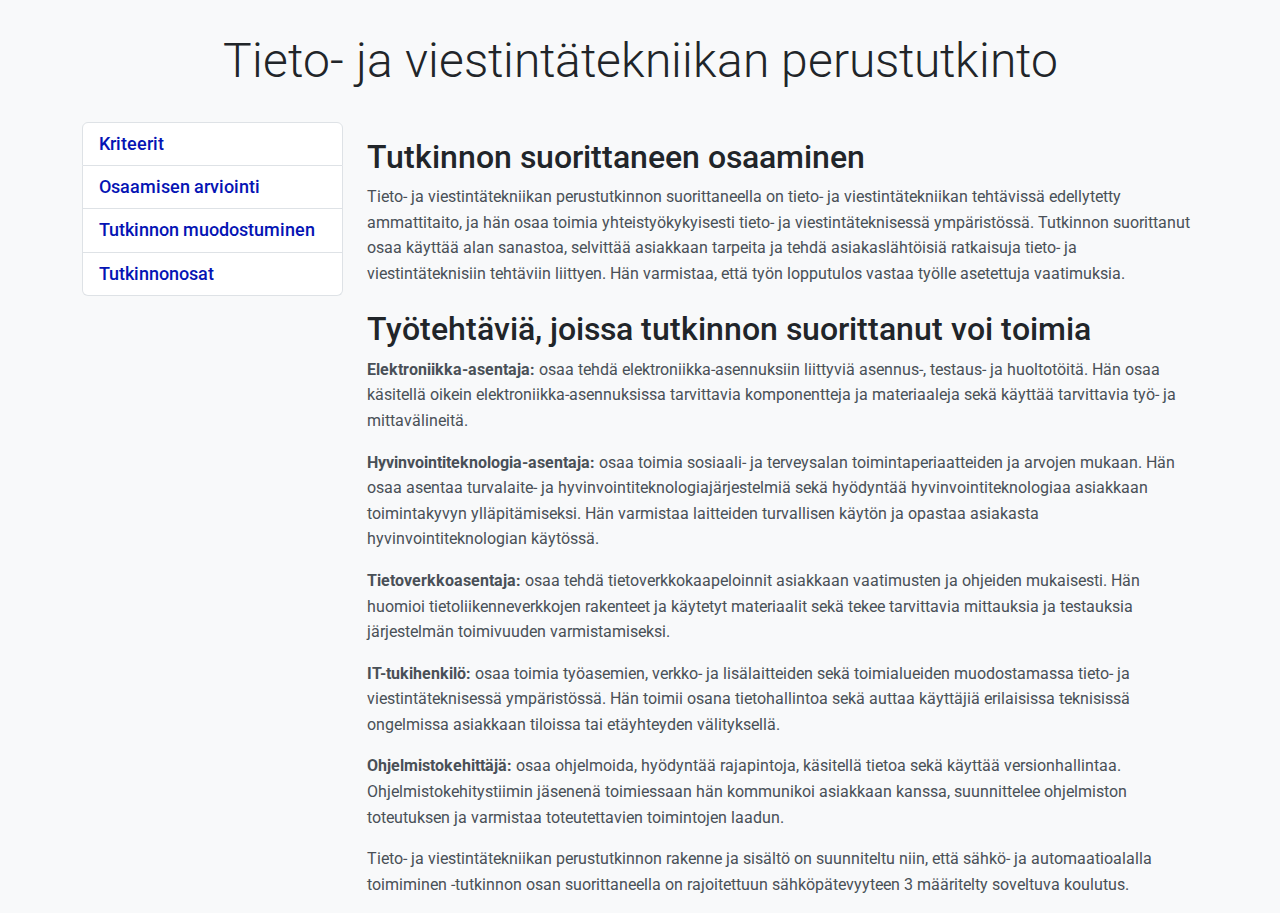
<file: index.html>
<!DOCTYPE html>
<html lang="fi">
<head>
  <meta charset="UTF-8">
  <meta name="viewport" content="width=device-width, initial-scale=1.0">
  <title>Tieto- ja viestintätekniikan perustutkinto</title>
  <link href="https://cdn.jsdelivr.net/npm/bootstrap@5.3.3/dist/css/bootstrap.min.css" rel="stylesheet">
  <link href="https://fonts.googleapis.com/css2?family=Roboto&display=swap" rel="stylesheet">
  <link rel="stylesheet" href="style.css">
  <style>
    body {
      font-family: 'Roboto', sans-serif;
      padding-top: 2rem;
    }
    header {
      text-align: center;
      margin-bottom: 2rem;
    }
    nav ul {
      padding-left: 0;
    }
    nav ul li {
      list-style: none;
    }
  </style>
</head>
<body>

  <header class="container">
    <h1 class="display-5">Tieto- ja viestintätekniikan perustutkinto</h1>
  </header>

  <div class="container">
    <div class="row">
      <nav class="col-md-3 mb-4">
        <div class="list-group">
          <a href="kriteerit.html" class="list-group-item list-group-item-action">Kriteerit</a>
          <a href="osaamisen-arviointi.html" class="list-group-item list-group-item-action">Osaamisen arviointi</a>
          <a href="tutkinnon-muodostuminen.html" class="list-group-item list-group-item-action">Tutkinnon muodostuminen</a>
          <a href="tutkinnonosat.html" class="list-group-item list-group-item-action">Tutkinnonosat</a>
        </div>
      </nav>

      <main class="col-md-9">
        <section class="mb-4">
          <h2>Tutkinnon suorittaneen osaaminen</h2>
          <p>Tieto- ja viestintätekniikan perustutkinnon suorittaneella on tieto- ja viestintätekniikan tehtävissä edellytetty ammattitaito, ja hän osaa toimia yhteistyökykyisesti tieto- ja viestintäteknisessä ympäristössä. Tutkinnon suorittanut osaa käyttää alan sanastoa, selvittää asiakkaan tarpeita ja tehdä asiakaslähtöisiä ratkaisuja tieto- ja viestintäteknisiin tehtäviin liittyen. Hän varmistaa, että työn lopputulos vastaa työlle asetettuja vaatimuksia.</p>
        </section>

        <section>
          <h2>Työtehtäviä, joissa tutkinnon suorittanut voi toimia</h2>
          <p><strong>Elektroniikka-asentaja:</strong> osaa tehdä elektroniikka-asennuksiin liittyviä asennus-, testaus- ja huoltotöitä. Hän osaa käsitellä oikein elektroniikka-asennuksissa tarvittavia komponentteja ja materiaaleja sekä käyttää tarvittavia työ- ja mittavälineitä.</p>
          <p><strong>Hyvinvointiteknologia-asentaja:</strong> osaa toimia sosiaali- ja terveysalan toimintaperiaatteiden ja arvojen mukaan. Hän osaa asentaa turvalaite- ja hyvinvointiteknologiajärjestelmiä sekä hyödyntää hyvinvointiteknologiaa asiakkaan toimintakyvyn ylläpitämiseksi. Hän varmistaa laitteiden turvallisen käytön ja opastaa asiakasta hyvinvointiteknologian käytössä.</p>
          <p><strong>Tietoverkkoasentaja:</strong> osaa tehdä tietoverkkokaapeloinnit asiakkaan vaatimusten ja ohjeiden mukaisesti. Hän huomioi tietoliikenneverkkojen rakenteet ja käytetyt materiaalit sekä tekee tarvittavia mittauksia ja testauksia järjestelmän toimivuuden varmistamiseksi.</p>
          <p><strong>IT-tukihenkilö:</strong> osaa toimia työasemien, verkko- ja lisälaitteiden sekä toimialueiden muodostamassa tieto- ja viestintäteknisessä ympäristössä. Hän toimii osana tietohallintoa sekä auttaa käyttäjiä erilaisissa teknisissä ongelmissa asiakkaan tiloissa tai etäyhteyden välityksellä.</p>
          <p><strong>Ohjelmistokehittäjä:</strong> osaa ohjelmoida, hyödyntää rajapintoja, käsitellä tietoa sekä käyttää versionhallintaa. Ohjelmistokehitystiimin jäsenenä toimiessaan hän kommunikoi asiakkaan kanssa, suunnittelee ohjelmiston toteutuksen ja varmistaa toteutettavien toimintojen laadun.</p>
          <p>Tieto- ja viestintätekniikan perustutkinnon rakenne ja sisältö on suunniteltu niin, että sähkö- ja automaatioalalla toimiminen -tutkinnon osan suorittaneella on rajoitettuun sähköpätevyyteen 3 määritelty soveltuva koulutus.</p>
        </section>
      </main>
    </div>
  </div>

  <script src="https://cdn.jsdelivr.net/npm/bootstrap@5.3.3/dist/js/bootstrap.bundle.min.js"></script>
</body>
</html>
</file>
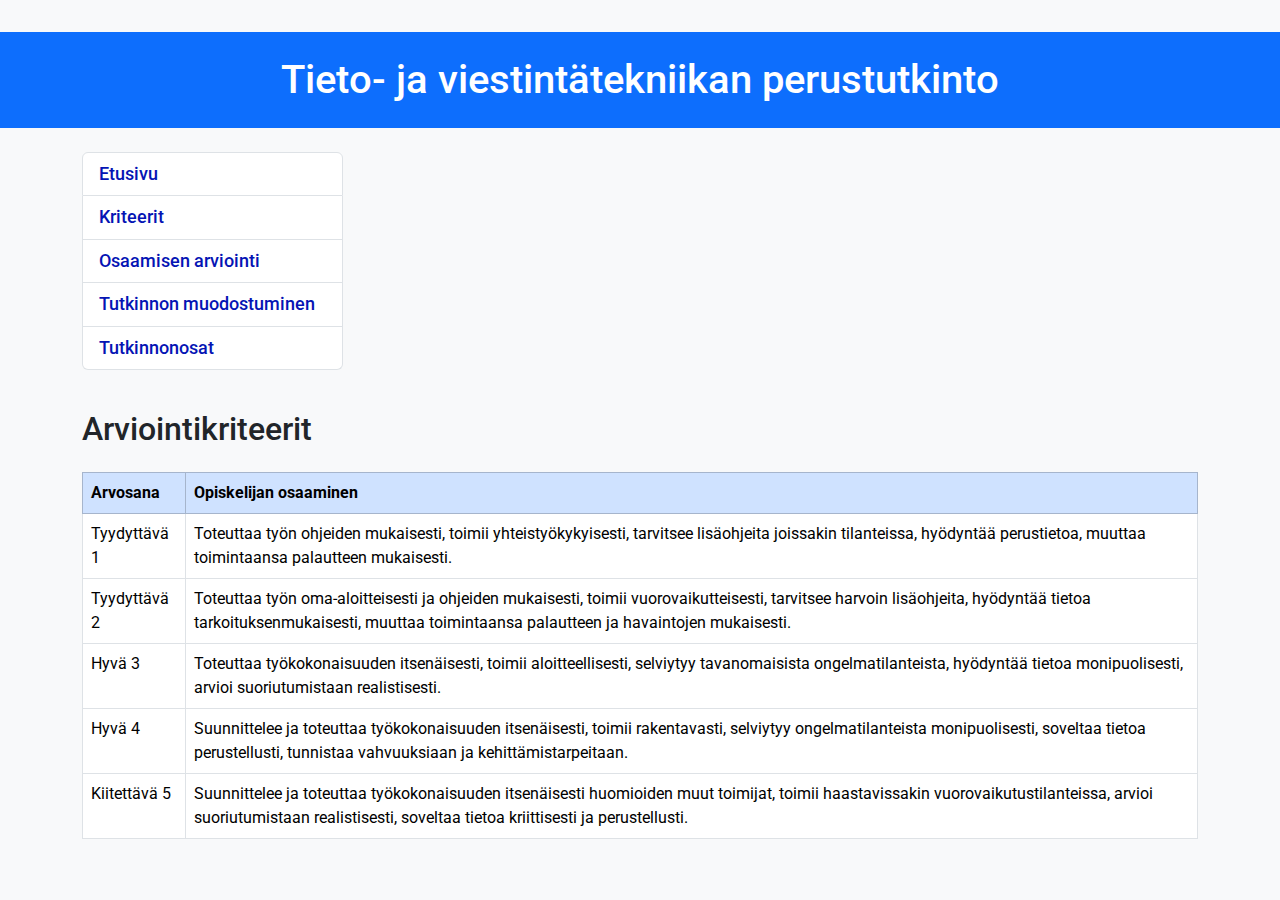
<file: Kriteerit.html>
<!DOCTYPE html>
<html lang="fi">
<head>
  <meta charset="UTF-8">
  <meta name="viewport" content="width=device-width, initial-scale=1.0">
  <title>Tieto- ja viestintätekniikan perustutkinto</title>

  <link href="https://fonts.googleapis.com/css2?family=Roboto&display=swap" rel="stylesheet">

  <link href="https://cdn.jsdelivr.net/npm/bootstrap@5.3.2/dist/css/bootstrap.min.css" rel="stylesheet">
  <link rel="stylesheet" href="style.css">
</head>

<body>
  <header class="bg-primary text-white text-center py-4 mb-4">
    <div class="container">
      <h1 class="mb-0">Tieto- ja viestintätekniikan perustutkinto</h1>
    </div>
  </header>

  <div class="container">
    <div class="row">
      <nav class="col-md-3 mb-4">
        <div class="list-group">
          <a href="index.html" class="list-group-item list-group-item-action">Etusivu</a>
          <a href="kriteerit.html" class="list-group-item list-group-item-action">Kriteerit</a>
          <a href="osaamisen-arviointi.html" class="list-group-item list-group-item-action">Osaamisen arviointi</a>
          <a href="tutkinnon-muodostuminen.html" class="list-group-item list-group-item-action">Tutkinnon muodostuminen</a>
          <a href="tutkinnonosat.html" class="list-group-item list-group-item-action">Tutkinnonosat</a>
        </div>
      </nav>
      <main>
        <h2 class="mb-4">Arviointikriteerit</h2>
  
        <div class="table-responsive">
          <table class="table table-bordered table-hover">
            <thead class="table-primary">
              <tr>
                <th>Arvosana</th>
                <th>Opiskelijan osaaminen</th>
              </tr>
            </thead>
            <tbody>
              <tr>
                <td>Tyydyttävä 1</td>
                <td>Toteuttaa työn ohjeiden mukaisesti, toimii yhteistyökykyisesti, tarvitsee lisäohjeita joissakin tilanteissa, hyödyntää perustietoa, muuttaa toimintaansa palautteen mukaisesti.</td>
              </tr>
              <tr>
                <td>Tyydyttävä 2</td>
                <td>Toteuttaa työn oma-aloitteisesti ja ohjeiden mukaisesti, toimii vuorovaikutteisesti, tarvitsee harvoin lisäohjeita, hyödyntää tietoa tarkoituksenmukaisesti, muuttaa toimintaansa palautteen ja havaintojen mukaisesti.</td>
              </tr>
              <tr>
                <td>Hyvä 3</td>
                <td>Toteuttaa työkokonaisuuden itsenäisesti, toimii aloitteellisesti, selviytyy tavanomaisista ongelmatilanteista, hyödyntää tietoa monipuolisesti, arvioi suoriutumistaan realistisesti.</td>
              </tr>
              <tr>
                <td>Hyvä 4</td>
                <td>Suunnittelee ja toteuttaa työkokonaisuuden itsenäisesti, toimii rakentavasti, selviytyy ongelmatilanteista monipuolisesti, soveltaa tietoa perustellusti, tunnistaa vahvuuksiaan ja kehittämistarpeitaan.</td>
              </tr>
              <tr>
                <td>Kiitettävä 5</td>
                <td>Suunnittelee ja toteuttaa työkokonaisuuden itsenäisesti huomioiden muut toimijat, toimii haastavissakin vuorovaikutustilanteissa, arvioi suoriutumistaan realistisesti, soveltaa tietoa kriittisesti ja perustellusti.</td>
              </tr>
            </tbody>
          </table>
        </div>
      </main>
    </div>
  
    <script src="https://cdn.jsdelivr.net/npm/bootstrap@5.3.2/dist/js/bootstrap.bundle.min.js"></script>
  </body>
  </html>
</file>
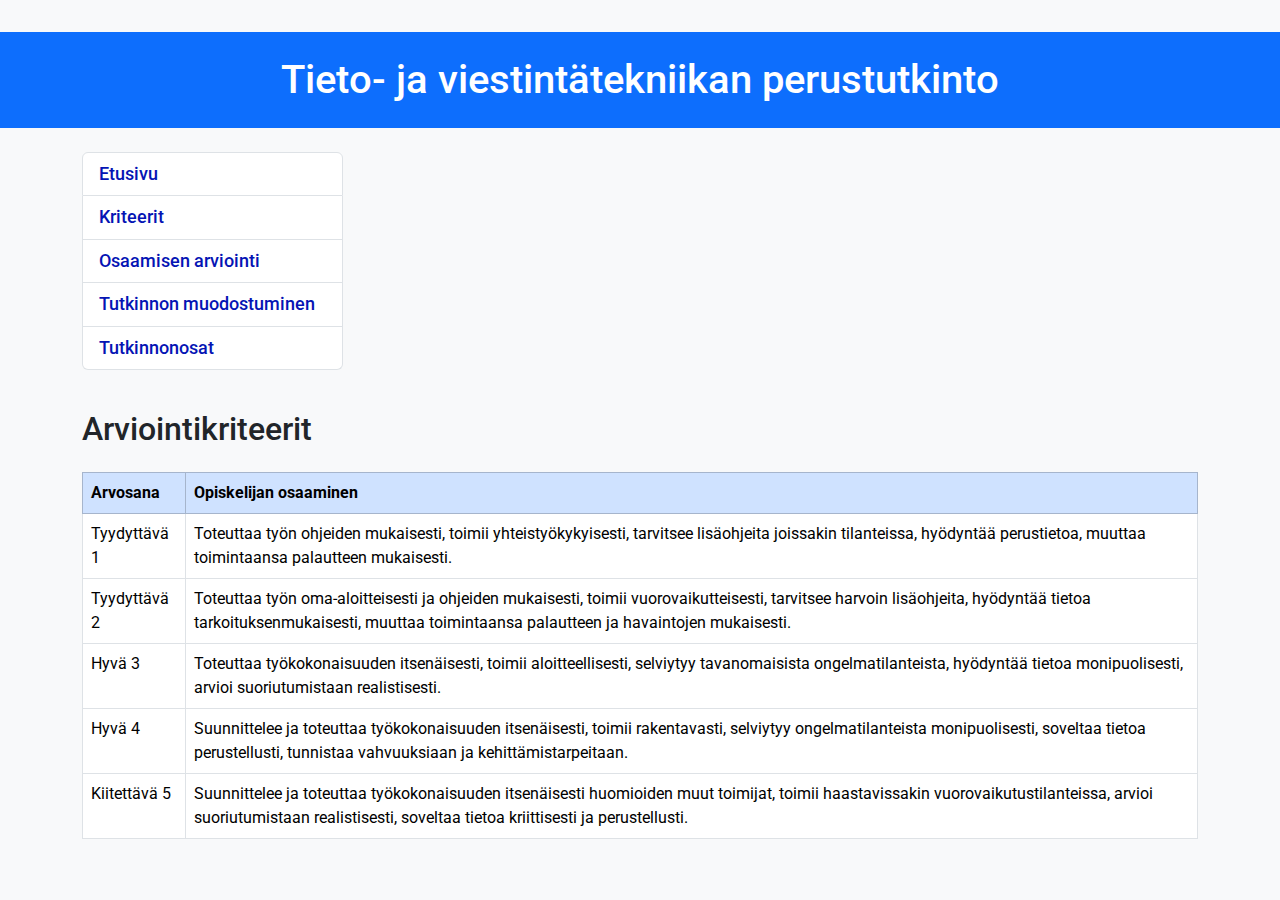
<file: kriteerit.html>
<!DOCTYPE html>
<html lang="fi">
<head>
  <meta charset="UTF-8">
  <meta name="viewport" content="width=device-width, initial-scale=1.0">
  <title>Tieto- ja viestintätekniikan perustutkinto</title>

  <link href="https://fonts.googleapis.com/css2?family=Roboto&display=swap" rel="stylesheet">

  <link href="https://cdn.jsdelivr.net/npm/bootstrap@5.3.2/dist/css/bootstrap.min.css" rel="stylesheet">
  <link rel="stylesheet" href="style.css">
</head>

<body>
  <header class="bg-primary text-white text-center py-4 mb-4">
    <div class="container">
      <h1 class="mb-0">Tieto- ja viestintätekniikan perustutkinto</h1>
    </div>
  </header>

  <div class="container">
    <div class="row">
      <nav class="col-md-3 mb-4">
        <div class="list-group">
          <a href="index.html" class="list-group-item list-group-item-action">Etusivu</a>
          <a href="kriteerit.html" class="list-group-item list-group-item-action">Kriteerit</a>
          <a href="osaamisen-arviointi.html" class="list-group-item list-group-item-action">Osaamisen arviointi</a>
          <a href="tutkinnon-muodostuminen.html" class="list-group-item list-group-item-action">Tutkinnon muodostuminen</a>
          <a href="tutkinnonosat.html" class="list-group-item list-group-item-action">Tutkinnonosat</a>
        </div>
      </nav>
      <main>
        <h2 class="mb-4">Arviointikriteerit</h2>
  
        <div class="table-responsive">
          <table class="table table-bordered table-hover">
            <thead class="table-primary">
              <tr>
                <th>Arvosana</th>
                <th>Opiskelijan osaaminen</th>
              </tr>
            </thead>
            <tbody>
              <tr>
                <td>Tyydyttävä 1</td>
                <td>Toteuttaa työn ohjeiden mukaisesti, toimii yhteistyökykyisesti, tarvitsee lisäohjeita joissakin tilanteissa, hyödyntää perustietoa, muuttaa toimintaansa palautteen mukaisesti.</td>
              </tr>
              <tr>
                <td>Tyydyttävä 2</td>
                <td>Toteuttaa työn oma-aloitteisesti ja ohjeiden mukaisesti, toimii vuorovaikutteisesti, tarvitsee harvoin lisäohjeita, hyödyntää tietoa tarkoituksenmukaisesti, muuttaa toimintaansa palautteen ja havaintojen mukaisesti.</td>
              </tr>
              <tr>
                <td>Hyvä 3</td>
                <td>Toteuttaa työkokonaisuuden itsenäisesti, toimii aloitteellisesti, selviytyy tavanomaisista ongelmatilanteista, hyödyntää tietoa monipuolisesti, arvioi suoriutumistaan realistisesti.</td>
              </tr>
              <tr>
                <td>Hyvä 4</td>
                <td>Suunnittelee ja toteuttaa työkokonaisuuden itsenäisesti, toimii rakentavasti, selviytyy ongelmatilanteista monipuolisesti, soveltaa tietoa perustellusti, tunnistaa vahvuuksiaan ja kehittämistarpeitaan.</td>
              </tr>
              <tr>
                <td>Kiitettävä 5</td>
                <td>Suunnittelee ja toteuttaa työkokonaisuuden itsenäisesti huomioiden muut toimijat, toimii haastavissakin vuorovaikutustilanteissa, arvioi suoriutumistaan realistisesti, soveltaa tietoa kriittisesti ja perustellusti.</td>
              </tr>
            </tbody>
          </table>
        </div>
      </main>
    </div>
  
    <script src="https://cdn.jsdelivr.net/npm/bootstrap@5.3.2/dist/js/bootstrap.bundle.min.js"></script>
  </body>
  </html>
</file>
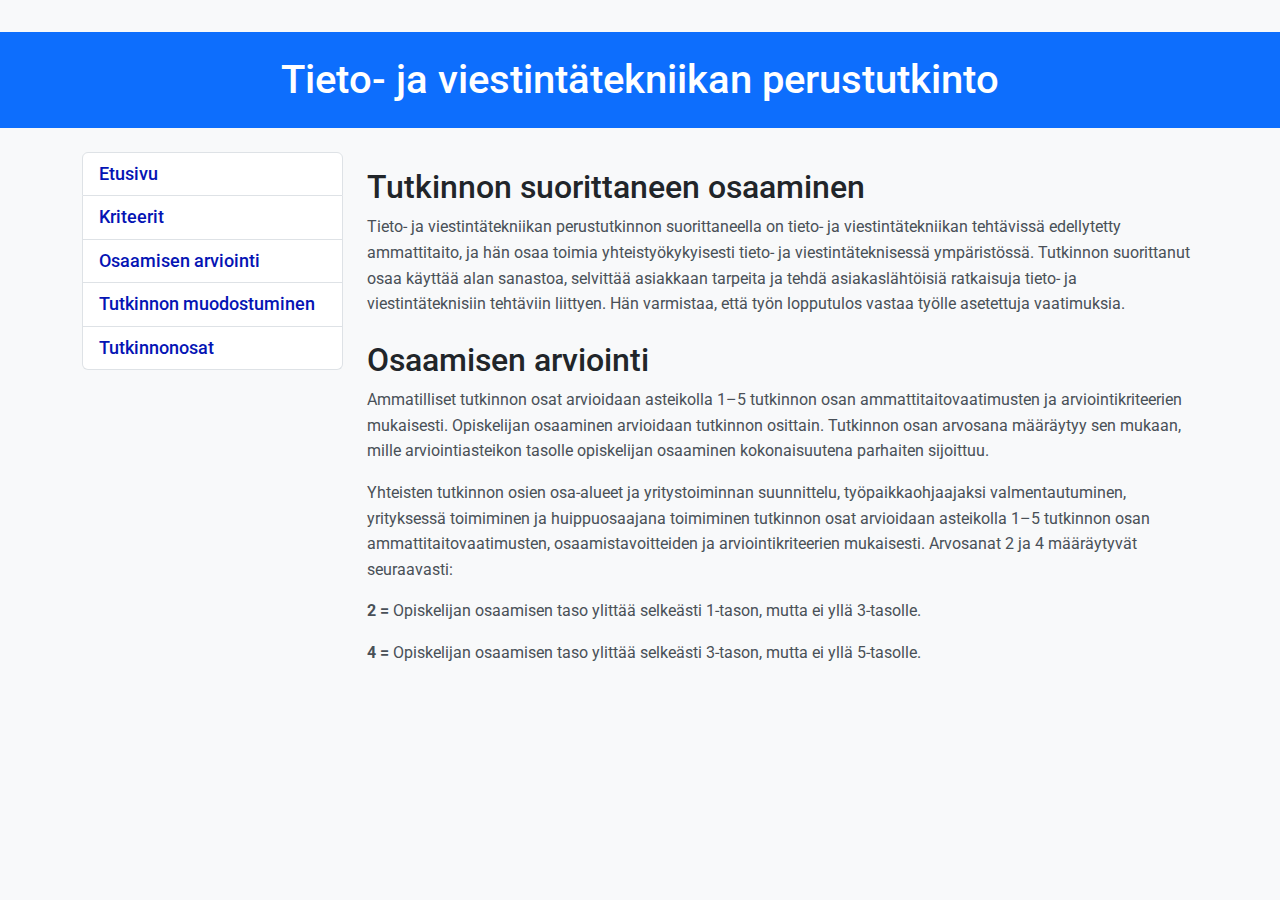
<file: osaamisen-arviointi.html>
<!DOCTYPE html>
<html lang="fi">
<head>
  <meta charset="UTF-8">
  <meta name="viewport" content="width=device-width, initial-scale=1.0">
  <title>Tieto- ja viestintätekniikan perustutkinto</title>

  <link href="https://fonts.googleapis.com/css2?family=Roboto&display=swap" rel="stylesheet">

  <link href="https://cdn.jsdelivr.net/npm/bootstrap@5.3.2/dist/css/bootstrap.min.css" rel="stylesheet">
  <link rel="stylesheet" href="style.css">
</head>

<body>
  <header class="bg-primary text-white text-center py-4 mb-4">
    <div class="container">
      <h1 class="mb-0">Tieto- ja viestintätekniikan perustutkinto</h1>
    </div>
  </header>

  <div class="container">
    <div class="row">
      <nav class="col-md-3 mb-4">
        <div class="list-group">
          <a href="index.html" class="list-group-item list-group-item-action">Etusivu</a>
          <a href="kriteerit.html" class="list-group-item list-group-item-action">Kriteerit</a>
          <a href="osaamisen-arviointi.html" class="list-group-item list-group-item-action">Osaamisen arviointi</a>
          <a href="tutkinnon-muodostuminen.html" class="list-group-item list-group-item-action">Tutkinnon muodostuminen</a>
          <a href="tutkinnonosat.html" class="list-group-item list-group-item-action">Tutkinnonosat</a>
        </div>
      </nav>

      <main class="col-md-9">
        <section class="mb-4">
          <h2>Tutkinnon suorittaneen osaaminen</h2>
          <p>Tieto- ja viestintätekniikan perustutkinnon suorittaneella on tieto- ja viestintätekniikan tehtävissä edellytetty ammattitaito, ja hän osaa toimia yhteistyökykyisesti tieto- ja viestintäteknisessä ympäristössä. Tutkinnon suorittanut osaa käyttää alan sanastoa, selvittää asiakkaan tarpeita ja tehdä asiakaslähtöisiä ratkaisuja tieto- ja viestintäteknisiin tehtäviin liittyen. Hän varmistaa, että työn lopputulos vastaa työlle asetettuja vaatimuksia.</p>
        </section>
        <section>
            <h2>Osaamisen arviointi</h2>
            <p>Ammatilliset tutkinnon osat arvioidaan asteikolla 1–5 tutkinnon osan ammattitaitovaatimusten ja arviointikriteerien mukaisesti. Opiskelijan osaaminen arvioidaan tutkinnon osittain. Tutkinnon osan arvosana määräytyy sen mukaan, mille arviointiasteikon tasolle opiskelijan osaaminen kokonaisuutena parhaiten sijoittuu.</p>
    
            <p>Yhteisten tutkinnon osien osa-alueet ja yritystoiminnan suunnittelu, työpaikkaohjaajaksi valmentautuminen, yrityksessä toimiminen ja huippuosaajana toimiminen tutkinnon osat arvioidaan asteikolla 1–5 tutkinnon osan ammattitaitovaatimusten, osaamistavoitteiden ja arviointikriteerien mukaisesti. Arvosanat 2 ja 4 määräytyvät seuraavasti:</p>
    
            <p><strong>2 =</strong> Opiskelijan osaamisen taso ylittää selkeästi 1-tason, mutta ei yllä 3-tasolle.</p>
            <p><strong>4 =</strong> Opiskelijan osaamisen taso ylittää selkeästi 3-tason, mutta ei yllä 5-tasolle.</p>
          </section>
      </main>
    </div>
  </div>

  <script src="https://cdn.jsdelivr.net/npm/bootstrap@5.3.3/dist/js/bootstrap.bundle.min.js"></script>
</body>
</html>
</file>
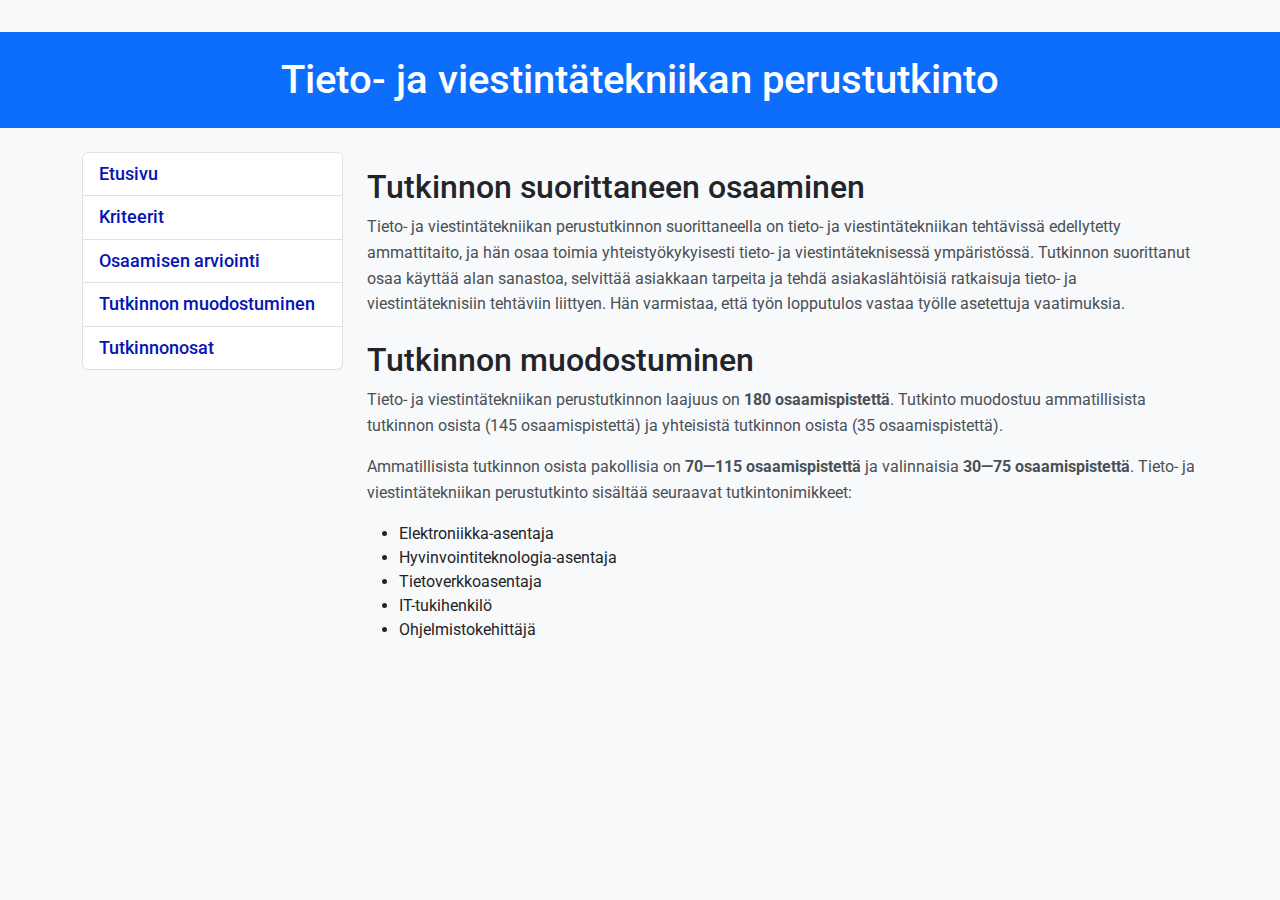
<file: tutkinnon-muodostuminen.html>
<!DOCTYPE html>
<html lang="fi">
<head>
  <meta charset="UTF-8">
  <meta name="viewport" content="width=device-width, initial-scale=1.0">
  <title>Tieto- ja viestintätekniikan perustutkinto</title>

  <link href="https://fonts.googleapis.com/css2?family=Roboto&display=swap" rel="stylesheet">

  <link href="https://cdn.jsdelivr.net/npm/bootstrap@5.3.2/dist/css/bootstrap.min.css" rel="stylesheet">
  <link rel="stylesheet" href="style.css">
</head>

<body>
  <header class="bg-primary text-white text-center py-4 mb-4">
    <div class="container">
      <h1 class="mb-0">Tieto- ja viestintätekniikan perustutkinto</h1>
    </div>
  </header>

  <div class="container">
    <div class="row">
      <nav class="col-md-3 mb-4">
        <div class="list-group">
          <a href="index.html" class="list-group-item list-group-item-action">Etusivu</a>
          <a href="kriteerit.html" class="list-group-item list-group-item-action">Kriteerit</a>
          <a href="osaamisen-arviointi.html" class="list-group-item list-group-item-action">Osaamisen arviointi</a>
          <a href="tutkinnon-muodostuminen.html" class="list-group-item list-group-item-action">Tutkinnon muodostuminen</a>
          <a href="tutkinnonosat.html" class="list-group-item list-group-item-action">Tutkinnonosat</a>
        </div>
      </nav>

      <main class="col-md-9">
        <section class="mb-4">
          <h2>Tutkinnon suorittaneen osaaminen</h2>
          <p>Tieto- ja viestintätekniikan perustutkinnon suorittaneella on tieto- ja viestintätekniikan tehtävissä edellytetty ammattitaito, ja hän osaa toimia yhteistyökykyisesti tieto- ja viestintäteknisessä ympäristössä. Tutkinnon suorittanut osaa käyttää alan sanastoa, selvittää asiakkaan tarpeita ja tehdä asiakaslähtöisiä ratkaisuja tieto- ja viestintäteknisiin tehtäviin liittyen. Hän varmistaa, että työn lopputulos vastaa työlle asetettuja vaatimuksia.</p>
        </section>
        <section>
            <h2>Tutkinnon muodostuminen</h2>
            <p>Tieto- ja viestintätekniikan perustutkinnon laajuus on <strong>180 osaamispistettä</strong>. Tutkinto muodostuu ammatillisista tutkinnon osista (145 osaamispistettä) ja yhteisistä tutkinnon osista (35 osaamispistettä).</p>
    
            <p>Ammatillisista tutkinnon osista pakollisia on <strong>70—115 osaamispistettä</strong> ja valinnaisia <strong>30—75 osaamispistettä</strong>. Tieto- ja viestintätekniikan perustutkinto sisältää seuraavat tutkintonimikkeet:</p>
    
            <ul>
              <li>Elektroniikka-asentaja</li>
              <li>Hyvinvointiteknologia-asentaja</li>
              <li>Tietoverkkoasentaja</li>
              <li>IT-tukihenkilö</li>
              <li>Ohjelmistokehittäjä</li>
            </ul>
          </section>
       
      </main>
    </div>
  </div>

  <script src="https://cdn.jsdelivr.net/npm/bootstrap@5.3.3/dist/js/bootstrap.bundle.min.js"></script>
</body>
</html>
</file>
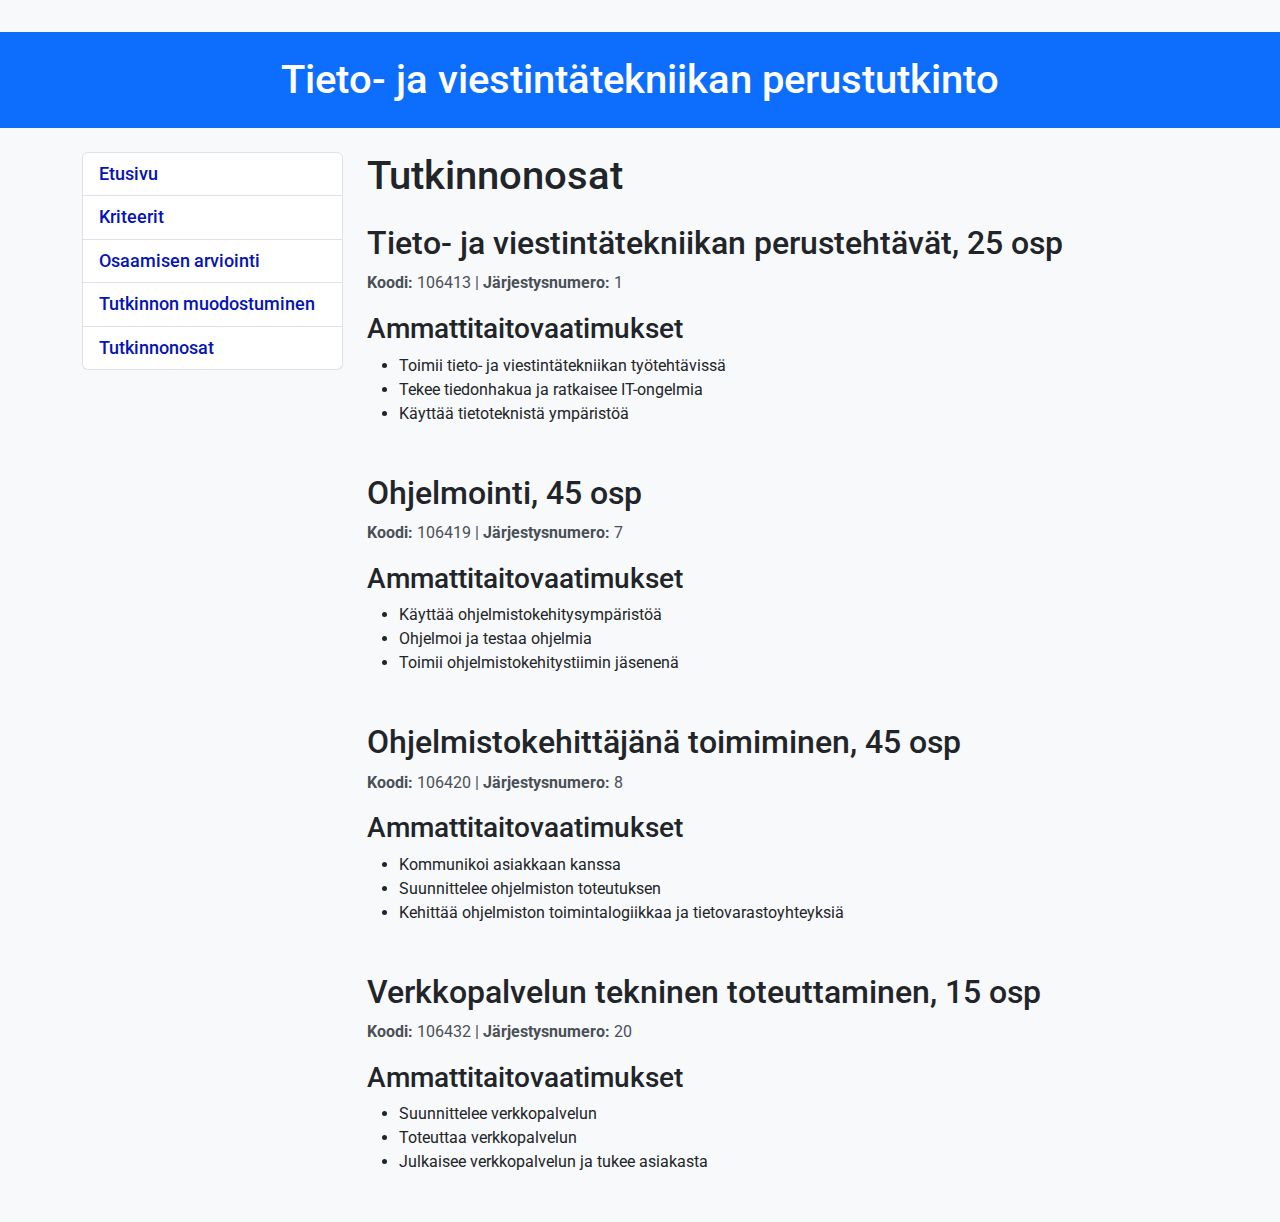
<file: Tutkinnonosat.html>
<!DOCTYPE html>
<html lang="fi">
<head>
  <meta charset="UTF-8">
  <meta name="viewport" content="width=device-width, initial-scale=1.0">
  <title>Tieto- ja viestintätekniikan perustutkinto</title>

  <link href="https://fonts.googleapis.com/css2?family=Roboto&display=swap" rel="stylesheet">

  <link href="https://cdn.jsdelivr.net/npm/bootstrap@5.3.2/dist/css/bootstrap.min.css" rel="stylesheet">
  <link rel="stylesheet" href="style.css">
</head>

<body>
  <header class="bg-primary text-white text-center py-4 mb-4">
    <div class="container">
      <h1 class="mb-0">Tieto- ja viestintätekniikan perustutkinto</h1>
    </div>
  </header>

  <div class="container">
    <div class="row">
      <nav class="col-md-3 mb-4">
        <div class="list-group">
          <a href="index.html" class="list-group-item list-group-item-action">Etusivu</a>
          <a href="kriteerit.html" class="list-group-item list-group-item-action">Kriteerit</a>
          <a href="osaamisen-arviointi.html" class="list-group-item list-group-item-action">Osaamisen arviointi</a>
          <a href="tutkinnon-muodostuminen.html" class="list-group-item list-group-item-action">Tutkinnon muodostuminen</a>
          <a href="tutkinnonosat.html" class="list-group-item list-group-item-action">Tutkinnonosat</a>
        </div>
      </nav>
      <main class="col-md-9">
        <h1 class="mb-4">Tutkinnonosat</h1>

        <section class="mb-5">
          <h2>Tieto- ja viestintätekniikan perustehtävät, 25 osp</h2>
          <p><strong>Koodi:</strong> 106413 | <strong>Järjestysnumero:</strong> 1</p>
          <h3>Ammattitaitovaatimukset</h3>
          <ul>
            <li>Toimii tieto- ja viestintätekniikan työtehtävissä</li>
            <li>Tekee tiedonhakua ja ratkaisee IT-ongelmia</li>
            <li>Käyttää tietoteknistä ympäristöä</li>
          </ul>
        </section>

        <section class="mb-5">
          <h2>Ohjelmointi, 45 osp</h2>
          <p><strong>Koodi:</strong> 106419 | <strong>Järjestysnumero:</strong> 7</p>
          <h3>Ammattitaitovaatimukset</h3>
          <ul>
            <li>Käyttää ohjelmistokehitysympäristöä</li>
            <li>Ohjelmoi ja testaa ohjelmia</li>
            <li>Toimii ohjelmistokehitystiimin jäsenenä</li>
          </ul>
        </section>

        <section class="mb-5">
          <h2>Ohjelmistokehittäjänä toimiminen, 45 osp</h2>
          <p><strong>Koodi:</strong> 106420 | <strong>Järjestysnumero:</strong> 8</p>
          <h3>Ammattitaitovaatimukset</h3>
          <ul>
            <li>Kommunikoi asiakkaan kanssa</li>
            <li>Suunnittelee ohjelmiston toteutuksen</li>
            <li>Kehittää ohjelmiston toimintalogiikkaa ja tietovarastoyhteyksiä</li>
          </ul>
        </section>

        <section class="mb-5">
          <h2>Verkkopalvelun tekninen toteuttaminen, 15 osp</h2>
          <p><strong>Koodi:</strong> 106432 | <strong>Järjestysnumero:</strong> 20</p>
          <h3>Ammattitaitovaatimukset</h3>
          <ul>
            <li>Suunnittelee verkkopalvelun</li>
            <li>Toteuttaa verkkopalvelun</li>
            <li>Julkaisee verkkopalvelun ja tukee asiakasta</li>
          </ul>
        </section>
      </main>
    </div>
  </div>

  <script src="https://cdn.jsdelivr.net/npm/bootstrap@5.3.2/dist/js/bootstrap.bundle.min.js"></script>
</body>
</html>
</file>
<file: style.css>
body {
  font-family: 'Roboto', sans-serif;
  background-color: #f8f9fa;
  padding-top: 2rem;
}

.list-group-item {
  font-size: 1.1rem;
  font-weight: 500;
  color: #0514b4;
  transition: background-color 0.3s, color 0.3s;
}

.list-group-item:hover {
  background-color: #0d1fc2;
  color: #ffffff;
}

main h2 {
  margin-top: 1rem;
  color: #212529;
}

main p {
  font-size: 1rem;
  line-height: 1.6;
  color: #495057;
}
</file>
